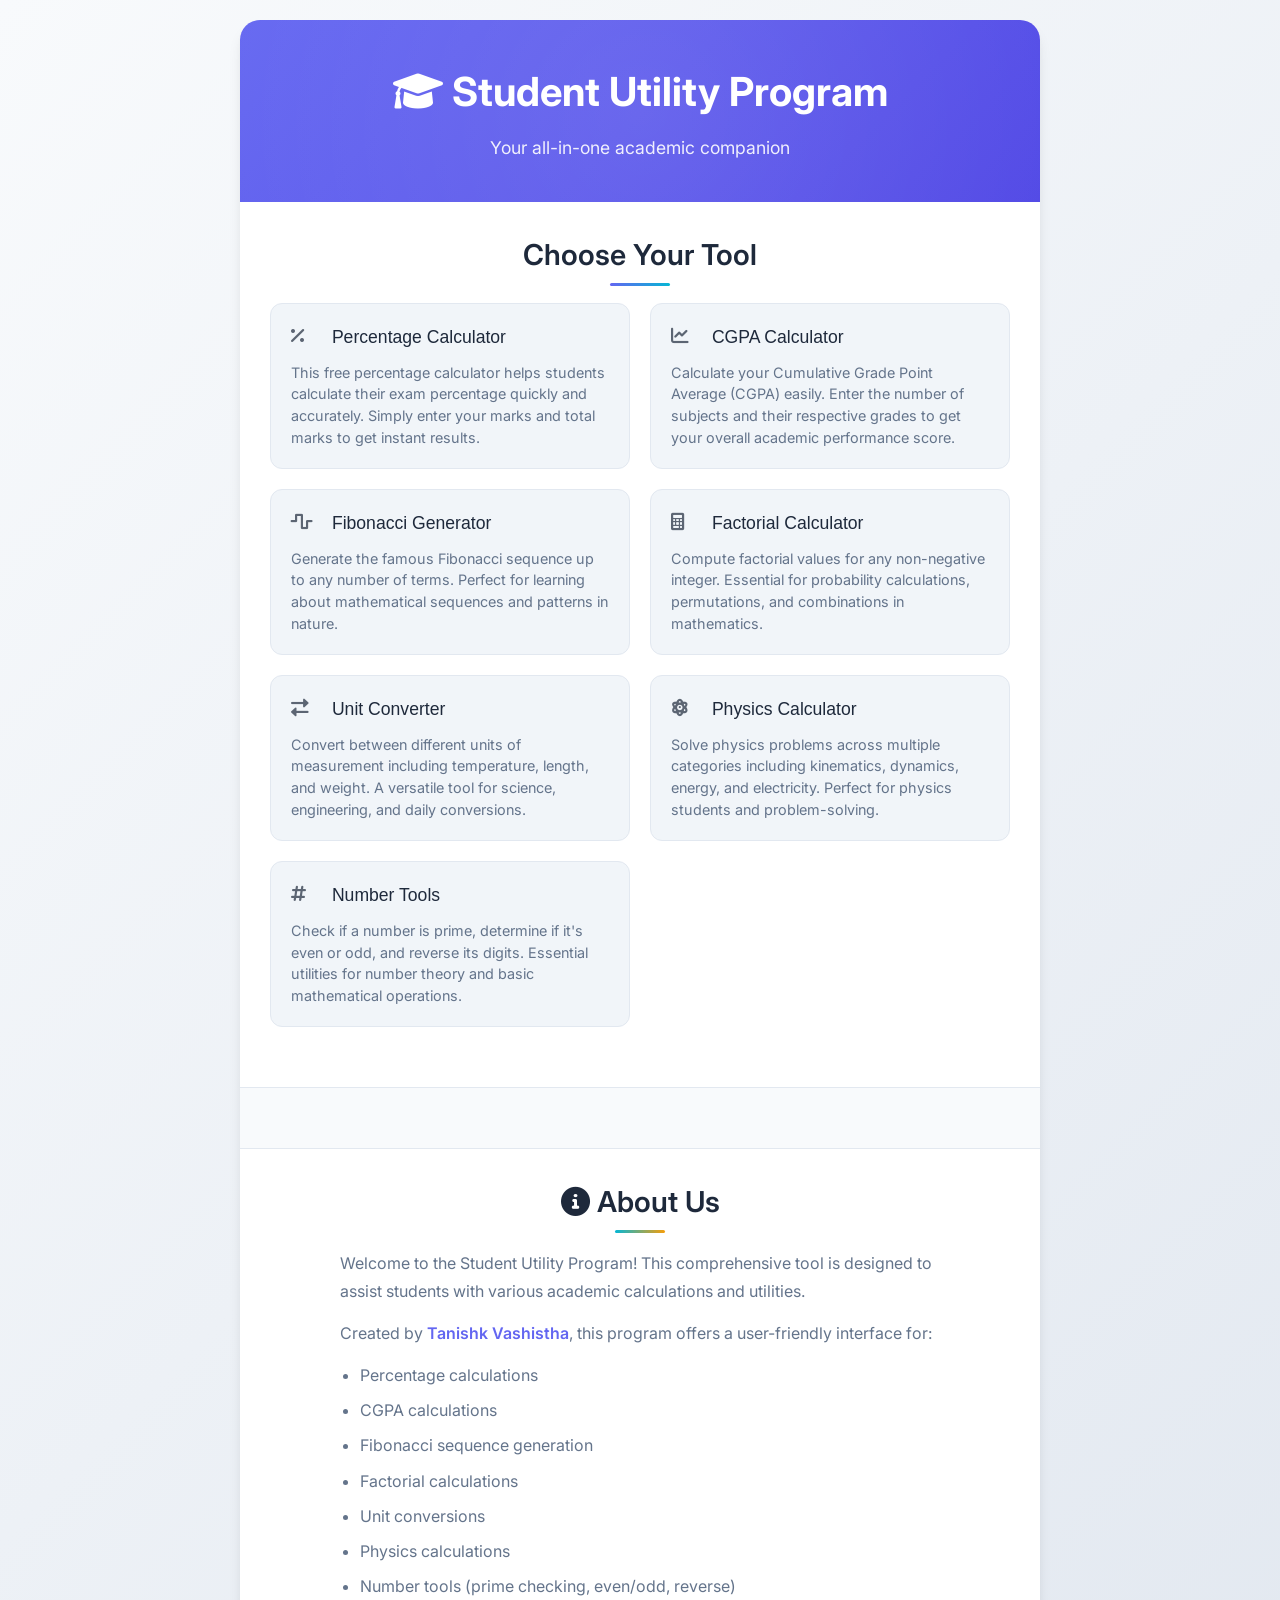
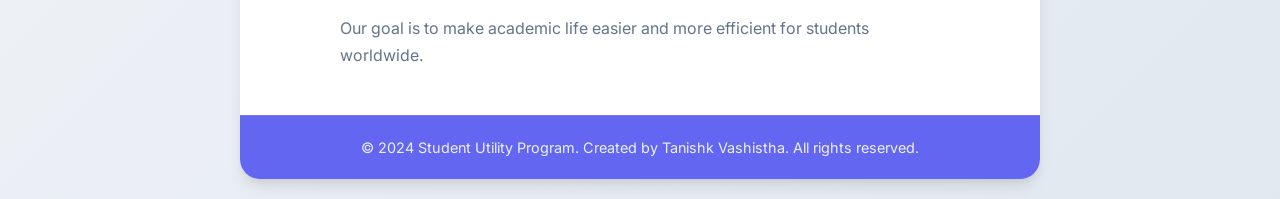
<file: index.html>
<!DOCTYPE html>
<html lang="en">
<head>
    <meta charset="UTF-8">
    <meta name="viewport" content="width=device-width, initial-scale=1.0">
    <meta name="keywords" content="student tools, percentage calculator, CGPA calculator, free student calculator">
    <title>Student Utility Program</title>
    <link rel="stylesheet" href="styles.css">
    <link rel="stylesheet" href="https://cdnjs.cloudflare.com/ajax/libs/font-awesome/6.0.0/css/all.min.css">
</head>
<body>
    <div class="container">
        <div class="header">
            <h1><i class="fas fa-graduation-cap"></i> Student Utility Program</h1>
            <p>Your all-in-one academic companion</p>
        </div>

        <div id="menu" class="menu-section">
            <h2 class="menu-title">Choose Your Tool</h2>
            <div class="menu-grid">
                <div class="menu-item">
                    <button onclick="showCalculator('percentage')">
                        <span class="icon"><i class="fas fa-percentage"></i></span>
                        Percentage Calculator
                    </button>
                    <p>This free percentage calculator helps students calculate their exam percentage quickly and accurately. Simply enter your marks and total marks to get instant results.</p>
                </div>
                <div class="menu-item">
                    <button onclick="showCalculator('cgpa')">
                        <span class="icon"><i class="fas fa-chart-line"></i></span>
                        CGPA Calculator
                    </button>
                    <p>Calculate your Cumulative Grade Point Average (CGPA) easily. Enter the number of subjects and their respective grades to get your overall academic performance score.</p>
                </div>
                <div class="menu-item">
                    <button onclick="showCalculator('fibonacci')">
                        <span class="icon"><i class="fas fa-wave-square"></i></span>
                        Fibonacci Generator
                    </button>
                    <p>Generate the famous Fibonacci sequence up to any number of terms. Perfect for learning about mathematical sequences and patterns in nature.</p>
                </div>
                <div class="menu-item">
                    <button onclick="showCalculator('factorial')">
                        <span class="icon"><i class="fas fa-calculator"></i></span>
                        Factorial Calculator
                    </button>
                    <p>Compute factorial values for any non-negative integer. Essential for probability calculations, permutations, and combinations in mathematics.</p>
                </div>
                <div class="menu-item">
                    <button onclick="showCalculator('unit')">
                        <span class="icon"><i class="fas fa-exchange-alt"></i></span>
                        Unit Converter
                    </button>
                    <p>Convert between different units of measurement including temperature, length, and weight. A versatile tool for science, engineering, and daily conversions.</p>
                </div>
                <div class="menu-item">
                    <button onclick="showCalculator('physics')">
                        <span class="icon"><i class="fas fa-atom"></i></span>
                        Physics Calculator
                    </button>
                    <p>Solve physics problems across multiple categories including kinematics, dynamics, energy, and electricity. Perfect for physics students and problem-solving.</p>
                </div>
                <div class="menu-item">
                    <button onclick="showCalculator('number')">
                        <span class="icon"><i class="fas fa-hashtag"></i></span>
                        Number Tools
                    </button>
                    <p>Check if a number is prime, determine if it's even or odd, and reverse its digits. Essential utilities for number theory and basic mathematical operations.</p>
                </div>
            </div>
        </div>

        <div id="calculators" class="calculator-section">
            <!-- Percentage Calculator -->
            <div id="percentage" class="calculator hidden">
                <h2 class="calculator-title"><i class="fas fa-percentage"></i> Percentage Calculator</h2>
                <p class="tool-description">This free percentage calculator helps students calculate their exam percentage quickly and accurately. Simply enter your marks and total marks to get instant results.</p>
                <div class="form-row">
                    <div class="form-group">
                        <label for="obtainedMarks">Obtained Marks</label>
                        <input type="number" id="obtainedMarks" placeholder="Enter obtained marks">
                    </div>
                    <div class="form-group">
                        <label for="totalMarks">Total Marks</label>
                        <input type="number" id="totalMarks" placeholder="Enter total marks">
                    </div>
                </div>
                <div class="button-group">
                    <button onclick="calculatePercentage()" class="btn btn-success">
                        <i class="fas fa-equals"></i> Calculate Percentage
                    </button>
                    <button onclick="backToMenu()" class="btn btn-outline">
                        <i class="fas fa-arrow-left"></i> Back to Menu
                    </button>
                </div>
                <div id="percentageResult" class="result-display hidden"></div>
            </div>

            <!-- CGPA Calculator -->
            <div id="cgpa" class="calculator hidden">
                <h2 class="calculator-title"><i class="fas fa-chart-line"></i> CGPA Calculator</h2>
                <p class="tool-description">Calculate your Cumulative Grade Point Average (CGPA) easily. Enter the number of subjects and their respective grades to get your overall academic performance score.</p>
                <div class="form-group">
                    <label for="numSubjects">Number of Subjects</label>
                    <input type="number" id="numSubjects" placeholder="Enter number of subjects">
                </div>
                <div class="button-group">
                    <button onclick="setupCGPAInputs()" class="btn btn-primary">
                        <i class="fas fa-plus"></i> Setup Subjects
                    </button>
                </div>
                <div id="cgpaInputs" class="cgpa-subjects"></div>
                <div class="button-group">
                    <button onclick="calculateCGPA()" class="btn btn-success">
                        <i class="fas fa-calculator"></i> Calculate CGPA
                    </button>
                    <button onclick="backToMenu()" class="btn btn-outline">
                        <i class="fas fa-arrow-left"></i> Back to Menu
                    </button>
                </div>
                <div id="cgpaResult" class="result-display hidden"></div>
            </div>

            <!-- Fibonacci Generator -->
            <div id="fibonacci" class="calculator hidden">
                <h2 class="calculator-title"><i class="fas fa-wave-square"></i> Fibonacci Generator</h2>
                <p class="tool-description">Generate the famous Fibonacci sequence up to any number of terms. Perfect for learning about mathematical sequences and patterns in nature.</p>
                <div class="form-group">
                    <label for="fibTerms">Number of Terms</label>
                    <input type="number" id="fibTerms" placeholder="Enter number of terms">
                </div>
                <div class="button-group">
                    <button onclick="generateFibonacci()" class="btn btn-primary">
                        <i class="fas fa-play"></i> Generate Sequence
                    </button>
                    <button onclick="backToMenu()" class="btn btn-outline">
                        <i class="fas fa-arrow-left"></i> Back to Menu
                    </button>
                </div>
                <div id="fibResult" class="result-display hidden"></div>
            </div>

            <!-- Factorial Calculator -->
            <div id="factorial" class="calculator hidden">
                <h2 class="calculator-title"><i class="fas fa-calculator"></i> Factorial Calculator</h2>
                <p class="tool-description">Compute factorial values for any non-negative integer. Essential for probability calculations, permutations, and combinations in mathematics.</p>
                <div class="form-group">
                    <label for="factNum">Number</label>
                    <input type="number" id="factNum" placeholder="Enter a non-negative integer">
                </div>
                <div class="button-group">
                    <button onclick="calculateFactorial()" class="btn btn-primary">
                        <i class="fas fa-calculator"></i> Calculate Factorial
                    </button>
                    <button onclick="backToMenu()" class="btn btn-outline">
                        <i class="fas fa-arrow-left"></i> Back to Menu
                    </button>
                </div>
                <div id="factResult" class="result-display hidden"></div>
            </div>

            <!-- Unit Converter -->
            <div id="unit" class="calculator hidden">
                <h2 class="calculator-title"><i class="fas fa-exchange-alt"></i> Unit Converter</h2>
                <p class="tool-description">Convert between different units of measurement including temperature, length, and weight. A versatile tool for science, engineering, and daily conversions.</p>
                <div class="form-group">
                    <label for="unitType">Conversion Type</label>
                    <select id="unitType">
                        <option value="temp">🌡️ Temperature</option>
                        <option value="length">📏 Length</option>
                        <option value="weight">⚖️ Weight</option>
                    </select>
                </div>
                <div id="unitInputs"></div>
                <div class="button-group">
                    <button onclick="convertUnit()" class="btn btn-primary">
                        <i class="fas fa-exchange-alt"></i> Convert
                    </button>
                    <button onclick="backToMenu()" class="btn btn-outline">
                        <i class="fas fa-arrow-left"></i> Back to Menu
                    </button>
                </div>
                <div id="unitResult" class="result-display hidden"></div>
            </div>

            <!-- Physics Calculator -->
            <div id="physics" class="calculator hidden">
                <h2 class="calculator-title"><i class="fas fa-atom"></i> Physics Calculator</h2>
                <p class="tool-description">Solve physics problems across multiple categories including kinematics, dynamics, energy, and electricity. Perfect for physics students and problem-solving.</p>
                <div class="form-group physics-category">
                    <label for="physicsCategory">Physics Category</label>
                    <select id="physicsCategory">
                        <option value="kinematics">🏃 Kinematics</option>
                        <option value="dynamics">⚡ Dynamics</option>
                        <option value="energy">🔋 Energy and Work</option>
                        <option value="electricity">⚡ Electricity</option>
                    </select>
                </div>
                <div class="button-group">
                    <button onclick="showPhysicsFormulas()" class="btn btn-primary">
                        <i class="fas fa-list"></i> Select Category
                    </button>
                    <button onclick="backToMenu()" class="btn btn-outline">
                        <i class="fas fa-arrow-left"></i> Back to Menu
                    </button>
                </div>
                <div id="physicsFormulas"></div>
            </div>

            <!-- Number Tools -->
            <div id="number" class="calculator hidden">
                <h2 class="calculator-title"><i class="fas fa-hashtag"></i> Number Tools</h2>
                <p class="tool-description">Check if a number is prime, determine if it's even or odd, and reverse its digits. Essential utilities for number theory and basic mathematical operations.</p>
                <div class="form-group">
                    <label for="numToolInput">Number</label>
                    <input type="number" id="numToolInput" placeholder="Enter a number">
                </div>
                <div class="button-group">
                    <button onclick="checkPrime()" class="btn btn-primary">
                        <i class="fas fa-search"></i> Check Prime
                    </button>
                    <button onclick="checkEvenOdd()" class="btn btn-secondary">
                        <i class="fas fa-balance-scale"></i> Check Even/Odd
                    </button>
                    <button onclick="reverseNumber()" class="btn btn-warning">
                        <i class="fas fa-undo"></i> Reverse Number
                    </button>
                    <button onclick="backToMenu()" class="btn btn-outline">
                        <i class="fas fa-arrow-left"></i> Back to Menu
                    </button>
                </div>
                <div id="numToolResult" class="result-display hidden"></div>
            </div>
        </div>

        <!-- About Us Section -->
        <div id="about" class="about-section">
            <h2 class="about-title"><i class="fas fa-info-circle"></i> About Us</h2>
            <div class="about-content">
                <p>Welcome to the Student Utility Program! This comprehensive tool is designed to assist students with various academic calculations and utilities.</p>
                <p>Created by <strong>Tanishk Vashistha</strong>, this program offers a user-friendly interface for:</p>
                <ul>
                    <li>Percentage calculations</li>
                    <li>CGPA calculations</li>
                    <li>Fibonacci sequence generation</li>
                    <li>Factorial calculations</li>
                    <li>Unit conversions</li>
                    <li>Physics calculations</li>
                    <li>Number tools (prime checking, even/odd, reverse)</li>
                </ul>
                <p>Our goal is to make academic life easier and more efficient for students worldwide.</p>
            </div>
        </div>

        <!-- Copyright Section -->
        <div class="copyright-section">
            <p>&copy; 2024 Student Utility Program. Created by Tanishk Vashistha. All rights reserved.</p>
        </div>
    </div>
    <script src="script.js"></script>
</body>
</html>
</file>
<file: styles.css>
/* Import Google Fonts for better typography */
@import url('https://fonts.googleapis.com/css2?family=Inter:wght@300;400;500;600;700&display=swap');

:root {
    --primary-color: #6366f1;
    --primary-dark: #4f46e5;
    --secondary-color: #06b6d4;
    --accent-color: #f59e0b;
    --success-color: #10b981;
    --error-color: #ef4444;
    --background: #f8fafc;
    --surface: #ffffff;
    --surface-elevated: #f1f5f9;
    --text-primary: #1e293b;
    --text-secondary: #64748b;
    --border: #e2e8f0;
    --shadow: 0 4px 6px -1px rgba(0, 0, 0, 0.1), 0 2px 4px -1px rgba(0, 0, 0, 0.06);
    --shadow-lg: 0 10px 15px -3px rgba(0, 0, 0, 0.1), 0 4px 6px -2px rgba(0, 0, 0, 0.05);
}

* {
    box-sizing: border-box;
    margin: 0;
    padding: 0;
}

body {
    font-family: 'Inter', -apple-system, BlinkMacSystemFont, 'Segoe UI', Roboto, sans-serif;
    background: linear-gradient(135deg, var(--background) 0%, #e2e8f0 100%);
    margin: 0;
    padding: 20px;
    min-height: 100vh;
    line-height: 1.6;
    color: var(--text-primary);
}

.container {
    max-width: 800px;
    margin: 0 auto;
    background: var(--surface);
    border-radius: 20px;
    box-shadow: var(--shadow-lg);
    overflow: hidden;
    animation: slideIn 0.5s ease-out;
}

@keyframes slideIn {
    from {
        opacity: 0;
        transform: translateY(20px);
    }
    to {
        opacity: 1;
        transform: translateY(0);
    }
}

.header {
    background: linear-gradient(135deg, var(--primary-color) 0%, var(--primary-dark) 100%);
    color: white;
    padding: 40px 30px;
    text-align: center;
    position: relative;
    overflow: hidden;
}

.header::before {
    content: '';
    position: absolute;
    top: -50%;
    left: -50%;
    width: 200%;
    height: 200%;
    background: radial-gradient(circle, rgba(255,255,255,0.1) 0%, transparent 70%);
    animation: pulse 4s ease-in-out infinite;
}

@keyframes pulse {
    0%, 100% { transform: scale(1); }
    50% { transform: scale(1.05); }
}



.header h1 {
    font-size: 2.5rem;
    font-weight: 700;
    margin-bottom: 10px;
    position: relative;
    z-index: 1;
}

.header p {
    font-size: 1.1rem;
    opacity: 0.9;
    position: relative;
    z-index: 1;
}

.menu-section {
    padding: 30px;
}

.menu-title {
    font-size: 1.8rem;
    font-weight: 600;
    color: var(--text-primary);
    margin-bottom: 25px;
    text-align: center;
    position: relative;
}

.menu-title::after {
    content: '';
    position: absolute;
    bottom: -8px;
    left: 50%;
    transform: translateX(-50%);
    width: 60px;
    height: 3px;
    background: linear-gradient(90deg, var(--primary-color), var(--secondary-color));
    border-radius: 2px;
}

.menu-grid {
    display: grid;
    grid-template-columns: repeat(auto-fit, minmax(280px, 1fr));
    gap: 20px;
    margin-bottom: 30px;
}

.menu-item {
    background: var(--surface-elevated);
    border: 1px solid var(--border);
    border-radius: 12px;
    padding: 20px;
    transition: all 0.3s ease;
    cursor: pointer;
    position: relative;
    overflow: hidden;
}

.menu-item::before {
    content: '';
    position: absolute;
    top: 0;
    left: -100%;
    width: 100%;
    height: 100%;
    background: linear-gradient(90deg, transparent, rgba(99, 102, 241, 0.1), transparent);
    transition: left 0.5s;
}

.menu-item:hover {
    transform: translateY(-5px);
    box-shadow: var(--shadow-lg);
    border-color: var(--primary-color);
}

.menu-item:hover::before {
    left: 100%;
}

.menu-item button {
    background: none;
    border: none;
    width: 100%;
    text-align: left;
    font-size: 1.1rem;
    font-weight: 500;
    color: var(--text-primary);
    cursor: pointer;
    padding: 0;
    transition: color 0.3s ease;
}

.menu-item button:hover {
    color: var(--primary-color);
}

.menu-item .icon {
    display: inline-block;
    width: 24px;
    height: 24px;
    margin-right: 12px;
    vertical-align: middle;
    opacity: 0.7;
}

.menu-item p {
    margin: 12px 0 0 0;
    font-size: 0.9rem;
    color: var(--text-secondary);
    line-height: 1.5;
    font-weight: 400;
}

.calculator-section {
    padding: 30px;
    background: var(--background);
    border-top: 1px solid var(--border);
}

.calculator {
    background: var(--surface);
    border-radius: 16px;
    padding: 30px;
    box-shadow: var(--shadow);
    animation: fadeIn 0.3s ease-out;
}

@keyframes fadeIn {
    from { opacity: 0; transform: scale(0.95); }
    to { opacity: 1; transform: scale(1); }
}

.calculator-title {
    font-size: 1.8rem;
    font-weight: 600;
    color: var(--text-primary);
    margin-bottom: 25px;
    text-align: center;
    position: relative;
}

.calculator-title::after {
    content: '';
    position: absolute;
    bottom: -8px;
    left: 50%;
    transform: translateX(-50%);
    width: 40px;
    height: 3px;
    background: var(--accent-color);
    border-radius: 2px;
}

.tool-description {
    font-size: 0.95rem;
    color: var(--text-secondary);
    line-height: 1.6;
    margin-bottom: 25px;
    text-align: center;
    font-weight: 400;
    max-width: 500px;
    margin-left: auto;
    margin-right: auto;
}

.form-group {
    margin-bottom: 20px;
}

.form-group label {
    display: block;
    font-weight: 500;
    color: var(--text-primary);
    margin-bottom: 8px;
}

.form-row {
    display: flex;
    gap: 15px;
    margin-bottom: 15px;
}

.form-row .form-group {
    flex: 1;
    margin-bottom: 0;
}

input, select {
    width: 100%;
    padding: 12px 16px;
    border: 2px solid var(--border);
    border-radius: 8px;
    font-size: 1rem;
    transition: all 0.3s ease;
    background: var(--surface);
    color: var(--text-primary);
}

input:focus, select:focus {
    outline: none;
    border-color: var(--primary-color);
    box-shadow: 0 0 0 3px rgba(99, 102, 241, 0.1);
}

.btn {
    background: linear-gradient(135deg, var(--primary-color) 0%, var(--primary-dark) 100%);
    color: white;
    border: none;
    padding: 12px 24px;
    border-radius: 8px;
    font-size: 1rem;
    font-weight: 500;
    cursor: pointer;
    transition: all 0.3s ease;
    display: inline-flex;
    align-items: center;
    justify-content: center;
    gap: 8px;
    min-height: 44px;
}

.btn:hover {
    transform: translateY(-2px);
    box-shadow: var(--shadow-lg);
}

.btn:active {
    transform: translateY(0);
}

.btn-secondary {
    background: linear-gradient(135deg, var(--secondary-color) 0%, #0891b2 100%);
}

.btn-success {
    background: linear-gradient(135deg, var(--success-color) 0%, #059669 100%);
}

.btn-warning {
    background: linear-gradient(135deg, var(--accent-color) 0%, #d97706 100%);
}

.btn-danger {
    background: linear-gradient(135deg, var(--error-color) 0%, #dc2626 100%);
}

.btn-outline {
    background: transparent;
    border: 2px solid var(--primary-color);
    color: var(--primary-color);
}

.btn-outline:hover {
    background: var(--primary-color);
    color: white;
}

.button-group {
    display: flex;
    gap: 12px;
    flex-wrap: wrap;
    margin-top: 20px;
}

.result-display {
    margin-top: 20px;
    padding: 20px;
    background: var(--surface-elevated);
    border-radius: 12px;
    border-left: 4px solid var(--success-color);
    font-size: 1.1rem;
    font-weight: 500;
    color: var(--text-primary);
    animation: slideInResult 0.3s ease-out;
}

@keyframes slideInResult {
    from {
        opacity: 0;
        transform: translateX(-20px);
    }
    to {
        opacity: 1;
        transform: translateX(0);
    }
}

.error-message {
    border-left-color: var(--error-color);
    color: var(--error-color);
}

.hidden {
    display: none !important;
}

/* CGPA specific styles */
.cgpa-subjects {
    margin: 20px 0;
}

.subject-input {
    display: flex;
    gap: 10px;
    align-items: center;
    margin-bottom: 15px;
    padding: 15px;
    background: var(--surface-elevated);
    border-radius: 8px;
    border: 1px solid var(--border);
}

.subject-input input {
    flex: 1;
    margin: 0;
}

/* Physics specific styles */
.physics-category {
    margin-bottom: 20px;
}

.formula-card {
    background: var(--surface-elevated);
    border: 1px solid var(--border);
    border-radius: 12px;
    padding: 20px;
    margin: 15px 0;
    transition: all 0.3s ease;
}

.formula-card:hover {
    box-shadow: var(--shadow);
    border-color: var(--primary-color);
}

.formula-title {
    font-weight: 600;
    color: var(--text-primary);
    margin-bottom: 10px;
}

.formula-inputs {
    display: grid;
    grid-template-columns: repeat(auto-fit, minmax(200px, 1fr));
    gap: 15px;
    margin: 15px 0;
}

/* Responsive design */
@media (max-width: 768px) {
    .container {
        margin: 10px;
        border-radius: 12px;
    }

    .header {
        padding: 30px 20px;
    }

    .header h1 {
        font-size: 2rem;
    }

    .menu-section, .calculator-section {
        padding: 20px;
    }

    .menu-grid {
        grid-template-columns: 1fr;
        gap: 15px;
    }

    .form-row {
        flex-direction: column;
        gap: 10px;
    }

    .button-group {
        flex-direction: column;
    }

    .button-group .btn {
        width: 100%;
    }

    .central-logo {
        width: 200px;
        height: 200px;
    }
}

@media (max-width: 480px) {
    body {
        padding: 10px;
    }

    .header h1 {
        font-size: 1.8rem;
    }

    .calculator {
        padding: 20px;
    }

    .central-logo {
        width: 150px;
        height: 150px;
        opacity: 0.05;
    }
}

/* Loading animation */
.loading {
    position: relative;
    overflow: hidden;
}

.loading::after {
    content: '';
    position: absolute;
    top: 0;
    left: -100%;
    width: 100%;
    height: 100%;
    background: linear-gradient(90deg, transparent, rgba(255,255,255,0.4), transparent);
    animation: loading 1.5s infinite;
}

@keyframes loading {
    0% { left: -100%; }
    100% { left: 100%; }
}

.physics-formula input {
    width: auto;
    margin-right: 10px;
}

/* About Us Section */
.about-section {
    padding: 30px;
    background: var(--surface);
    border-top: 1px solid var(--border);
}

.about-title {
    font-size: 1.8rem;
    font-weight: 600;
    color: var(--text-primary);
    margin-bottom: 25px;
    text-align: center;
    position: relative;
}

.about-title::after {
    content: '';
    position: absolute;
    bottom: -8px;
    left: 50%;
    transform: translateX(-50%);
    width: 50px;
    height: 3px;
    background: linear-gradient(90deg, var(--secondary-color), var(--accent-color));
    border-radius: 2px;
}

.about-content {
    max-width: 600px;
    margin: 0 auto;
    line-height: 1.7;
}

.about-content p {
    margin-bottom: 15px;
    color: var(--text-secondary);
}

.about-content strong {
    color: var(--primary-color);
    font-weight: 600;
}

.about-content ul {
    margin: 15px 0;
    padding-left: 20px;
}

.about-content li {
    margin-bottom: 8px;
    color: var(--text-secondary);
}

/* Copyright Section */
.copyright-section {
    background: var(--primary-color);
    color: white;
    padding: 20px;
    text-align: center;
    font-size: 0.9rem;
    border-top: 1px solid rgba(255, 255, 255, 0.1);
}

.copyright-section p {
    margin: 0;
    opacity: 0.9;
}
</file>
